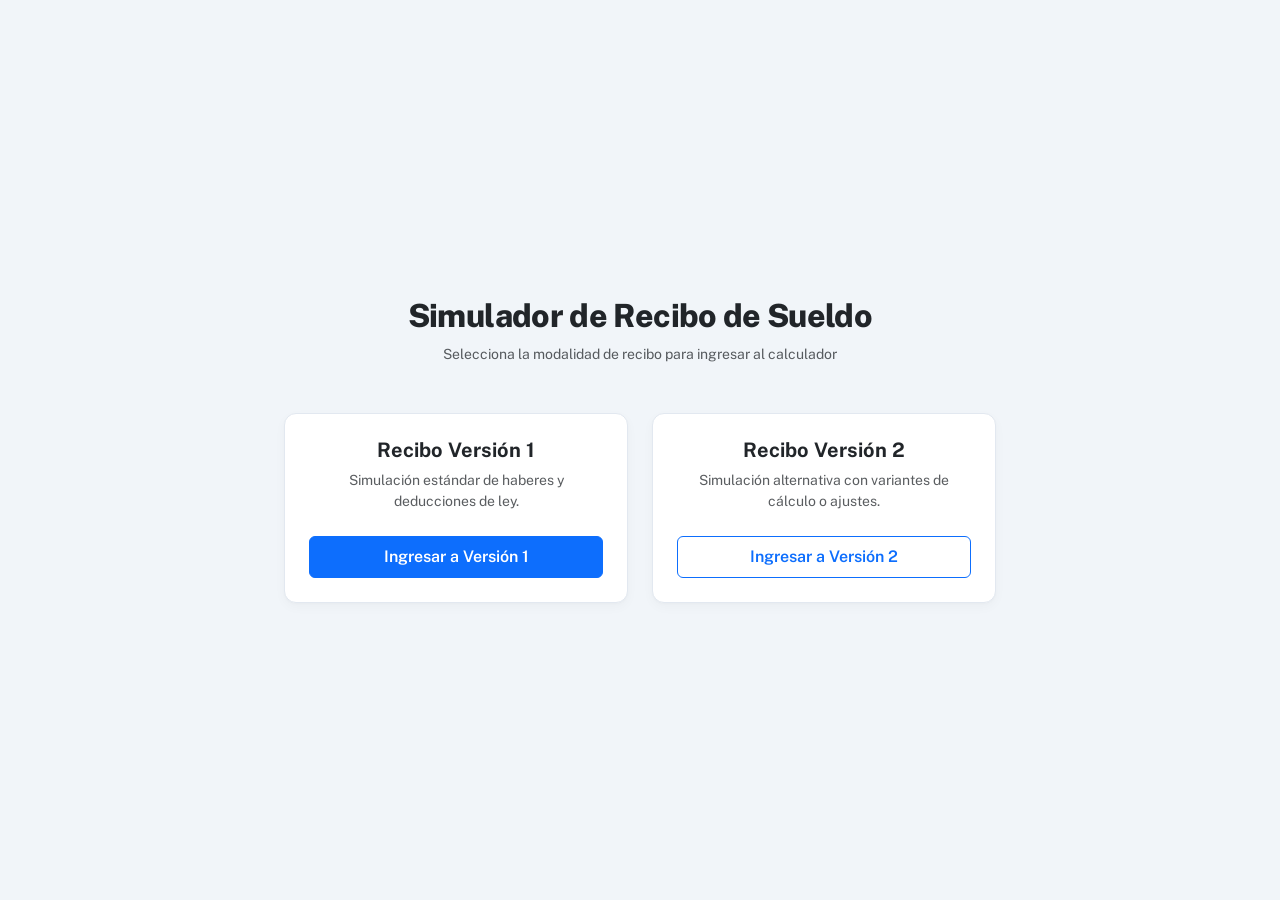
<file: index.html>
<!DOCTYPE html>
<html lang="es">
<head>
    <meta charset="UTF-8">
    <meta name="viewport" content="width=device-width, initial-scale=1.0">
    <title>Selección de Recibo - Farm Tec S.R.L.</title>
    <link rel="preconnect" href="https://fonts.googleapis.com">
    <link rel="preconnect" href="https://fonts.gstatic.com" crossorigin>
    <link href="https://fonts.googleapis.com/css2?family=Public+Sans:wght@400;500;600;700;800&family=JetBrains+Mono:wght@500;700&display=swap" rel="stylesheet">
    <link href="https://cdn.jsdelivr.net/npm/bootstrap@5.3.3/dist/css/bootstrap.min.css" rel="stylesheet">
    <link rel="stylesheet" href="css/styles.css">
</head>
<body class="bg-modern-flat min-vh-100 d-flex align-items-center py-5">

<div class="container-minimal-center">
    <header class="text-center mb-5">
        <h2 class="fw-extrabold text-dark tracking-tight">Simulador de Recibo de Sueldo</h2>
        <p class="text-muted small">Selecciona la modalidad de recibo para ingresar al calculador</p>
    </header>

    <div class="row g-4 justify-content-center">
        <!-- Botón Opción 1 -->
        <div class="col-md-6">
            <div class="card card-clean text-center p-4 h-100 d-flex flex-column justify-content-between">
                <div>
                    <h5 class="fw-bold text-dark mb-2">Recibo Versión 1</h5>
                    <p class="text-muted small mb-4">Simulación estándar de haberes y deducciones de ley.</p>
                </div>
                <a href="Recibo 1.html" class="btn btn-primary w-100 py-2 fw-semibold">Ingresar a Versión 1</a>
            </div>
        </div>

        <!-- Botón Opción 2 -->
        <div class="col-md-6">
            <div class="card card-clean text-center p-4 h-100 d-flex flex-column justify-content-between">
                <div>
                    <h5 class="fw-bold text-dark mb-2">Recibo Versión 2</h5>
                    <p class="text-muted small mb-4">Simulación alternativa con variantes de cálculo o ajustes.</p>
                </div>
                <a href="Recibo 2.html" class="btn btn-outline-primary w-100 py-2 fw-semibold">Ingresar a Versión 2</a>
            </div>
        </div>
    </div>
</div>

<script src="https://cdn.jsdelivr.net/npm/bootstrap@5.3.3/dist/js/bootstrap.bundle.min.js"></script>
</body>
</html>
</file>
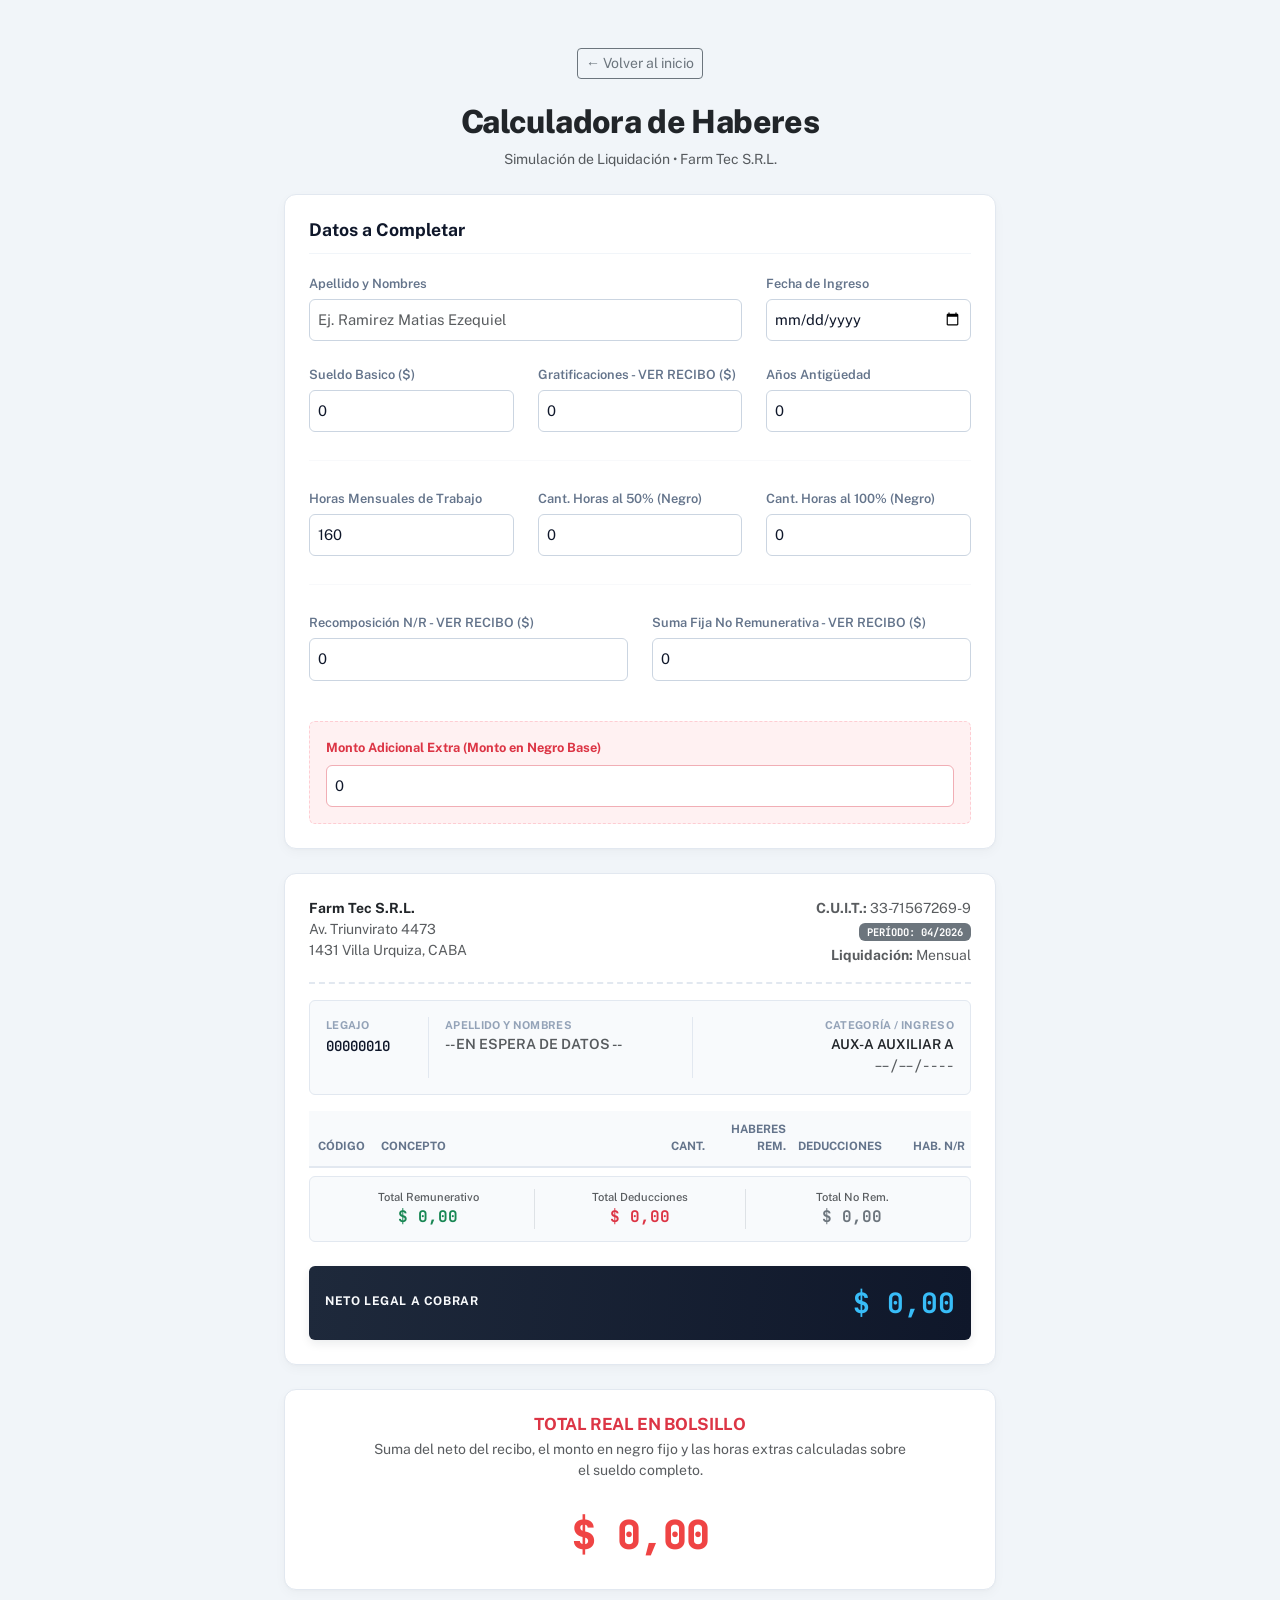
<file: Recibo 1.html>
<!DOCTYPE html>
<html lang="es">
<head>
    <meta charset="UTF-8">
    <meta name="viewport" content="width=device-width, initial-scale=1.0">
    <title>Simulador de Recibo de Sueldo - Empleados de Comercio</title>
    <link rel="preconnect" href="https://fonts.googleapis.com">
    <link rel="preconnect" href="https://fonts.gstatic.com" crossorigin>
    <link href="https://fonts.googleapis.com/css2?family=Public+Sans:wght@400;500;600;700;800&family=JetBrains+Mono:wght@500;700&display=swap" rel="stylesheet">
    <link href="https://cdn.jsdelivr.net/npm/bootstrap@5.3.3/dist/css/bootstrap.min.css" rel="stylesheet">
    <link rel="stylesheet" href="css/styles.css">
</head>
<body class="bg-modern-flat py-5">

<div class="container-minimal-center">
    
    <header class="text-center mb-4">
        <a href="index.html" class="btn btn-sm btn-outline-secondary  mb-4">← Volver al inicio</a>
        <h2 class="fw-extrabold text-dark tracking-tight">Calculadora de Haberes</h2>
        <p class="text-muted small">Simulación de Liquidación • Farm Tec S.R.L.</p>
    </header>
    
    <div class="card card-clean p-4 mb-4">
        <h5 class="card-title-clean mb-4">Datos a Completar</h5>
        <div class="row g-4">
            <div class="col-md-8">
                <label for="inEmpleadoNombre" class="label-clean">Apellido y Nombres</label>
                <input type="text" id="inEmpleadoNombre" class="form-control input-clean" placeholder="Ej. Ramirez Matias Ezequiel" oninput="actualizarDatosEmpleado()">
            </div>
            <div class="col-md-4">
                <label class="label-clean">Fecha de Ingreso</label>
                <input type="date" id="inEmpleadoIngreso" class="form-control input-clean" onchange="actualizarDatosEmpleado()">
            </div>
            <div class="col-md-4">
                <label class="label-clean">Sueldo Basico ($)</label>
                <input type="number" id="inSueldo" class="form-control input-clean" value="0" step="0.01" oninput="calcularRecibo()">
            </div>
            <div class="col-md-4">
                <label class="label-clean">Gratificaciones - VER RECIBO ($)</label>
                <input type="number" id="inGratificacion" class="form-control input-clean" value="0" step="0.01" oninput="calcularRecibo()">
            </div>
            <div class="col-md-4">
                <label class="label-clean">Años Antigüedad</label>
                <input type="number" id="inAntiguedadAnios" class="form-control input-clean" value="0" min="0" oninput="calcularRecibo()">
            </div>

            <div class="col-12"><hr class="my-1" style="border-color: #e2e8f0;"></div>
            <div class="col-md-4">
                <label class="label-clean">Horas Mensuales de Trabajo</label>
                <input type="number" id="inHsTrabajo" class="form-control input-clean" value="160" min="1" oninput="calcularRecibo()">
            </div>
            <div class="col-md-4">
                <label class="label-clean">Cant. Horas al 50% (Negro)</label>
                <input type="number" id="inCant50" class="form-control input-clean" value="0" min="0" step="0.5" oninput="calcularRecibo()">
            </div>
            <div class="col-md-4">
                <label class="label-clean">Cant. Horas al 100% (Negro)</label>
                <input type="number" id="inCant100" class="form-control input-clean" value="0" min="0" step="0.5" oninput="calcularRecibo()">
            </div>
            <div class="col-12"><hr class="my-1" style="border-color: #e2e8f0;"></div>

            <div class="col-md-6">
                <label class="label-clean">Recomposición N/R - VER RECIBO ($)</label>
                <input type="number" id="inRecomposicion" class="form-control input-clean" value="0" step="0.01" oninput="calcularRecibo()">
            </div>
            <div class="col-md-6">
                <label class="label-clean">Suma Fija No Remunerativa  - VER RECIBO ($)</label>
                <input type="number" id="inSumaFija" class="form-control input-clean" value="0" step="0.01" oninput="calcularRecibo()">
            </div>
            <div class="col-12 pt-2">
                <div class="adicional-box p-3 rounded">
                    <label class="label-clean text-danger fw-bold mb-2">Monto Adicional Extra (Monto en Negro Base)</label>
                    <input type="number" id="inMontoAdicional" class="form-control input-clean border-danger-subtle" value="0" step="0.01" oninput="calcularRecibo()">
                </div>
            </div>
        </div>
    </div>

    <div class="card receipt-box p-4 mb-4">
        <div class="receipt-top pb-3 mb-3">
            <div class="row g-2 small text-muted">
                <div class="col-6">
                    <span class="d-block text-dark fw-bold">Farm Tec S.R.L.</span>
                    <span class="d-block">Av. Triunvirato 4473</span>
                    <span class="d-block">1431 Villa Urquiza, CABA</span>
                </div>
                <div class="col-6 text-end">
                    <span class="d-block"><strong>C.U.I.T.:</strong> 33-71567269-9</span>
                    <span class="badge bg-secondary text-white font-mono my-1 px-2 py-1">PERÍODO: 04/2026</span>
                    <span class="d-block"><strong>Liquidación:</strong> Mensual</span>
                </div>
            </div>
        </div>

        <div class="employee-info-row p-3 mb-3 rounded">
            <div class="row text-center text-sm-start g-2">
                <div class="col-sm-2">
                    <span class="info-lbl">Legajo</span>
                    <span class="info-val font-mono">00000010</span>
                </div>
                <div class="col-sm-5 border-sm-center">
                    <span class="info-lbl">Apellido y Nombres</span>
                    <span class="info-val text-uppercase text-dark text-truncate d-block" id="lblEmpleadoNombre">-- EN ESPERA DE DATOS --</span>
                </div>
                <div class="col-sm-5 text-sm-end">
                    <span class="info-lbl">Categoría / Ingreso</span>
                    <span class="info-val d-block text-dark" style="font-size: 0.85rem;">AUX-A AUXILIAR A</span>
                    <span class="font-mono text-muted small" id="lblEmpleadoIngreso">--/--/----</span>
                </div>
            </div>
        </div>

        <div class="table-responsive">
            <table class="table table-flat align-middle">
                <thead>
                    <tr>
                        <th class="text-center" style="width: 10%;">Código</th>
                        <th style="width: 45%;">Concepto</th>
                        <th class="text-center" style="width: 10%;">Cant.</th>
                        <th class="text-end" style="width: 11%;">Haberes Rem.</th>
                        <th class="text-end" style="width: 11%;">Deducciones</th>
                        <th class="text-end" style="width: 13%;">Hab. N/R</th>
                    </tr>
                </thead>
                <tbody id="tbodyConceptos">
                </tbody>
            </table>
        </div>

        <div class="totals-row row g-0 text-center rounded mt-2">
            <div class="col-4">
                <small class="d-block text-muted style-lbl">Total Remunerativo</small>
                <span id="totHaberes" class="font-mono fw-bold text-success">$ 0,00</span>
            </div>
            <div class="col-4 border-start border-end">
                <small class="d-block text-muted style-lbl">Total Deducciones</small>
                <span id="totDeducc" class="font-mono fw-bold text-danger">$ 0,00</span>
            </div>
            <div class="col-4">
                <small class="d-block text-muted style-lbl">Total No Rem.</small>
                <span id="totNR" class="font-mono fw-bold text-secondary">$ 0,00</span>
            </div>
        </div>

        <div class="neto-banner-fixed mt-4 p-3 rounded">
            <div class="row align-items-center">
                <div class="col-sm-7 text-center text-sm-start">
                    <span class="neto-lbl">NETO LEGAL A COBRAR</span>
                    <div id="netoLetras" class="neto-txt-letras small italic"></div>
                </div>
                <div class="col-sm-5 text-center text-sm-end mt-2 mt-sm-0">
                    <span id="netoRecibo" class="neto-val-display font-mono">$ 0,00</span>
                </div>
            </div>
        </div>
    </div>

    <div class="card pocket-box-clean p-4 text-center">
        <h5 class="text-danger fw-bold mb-1 tracking-tight" style="font-size: 1.05rem;">TOTAL REAL EN BOLSILLO</h5>
        <p class="text-muted small mx-auto mb-2" style="max-width: 540px;">
            Suma del neto del recibo, el monto en negro fijo y las horas extras calculadas sobre el sueldo completo.
        </p>
        <div id="lblCalculoHsExtras" class="text-muted small mb-3 lh-base"></div>
        <div class="font-mono final-pocket-value" id="totalBolsillo">$ 0,00</div>
    </div>

</div>

<script src="js/script_v1.js"></script>
<script src="https://cdn.jsdelivr.net/npm/bootstrap@5.3.3/dist/js/bootstrap.bundle.min.js"></script>
</body>
</html>
</file>
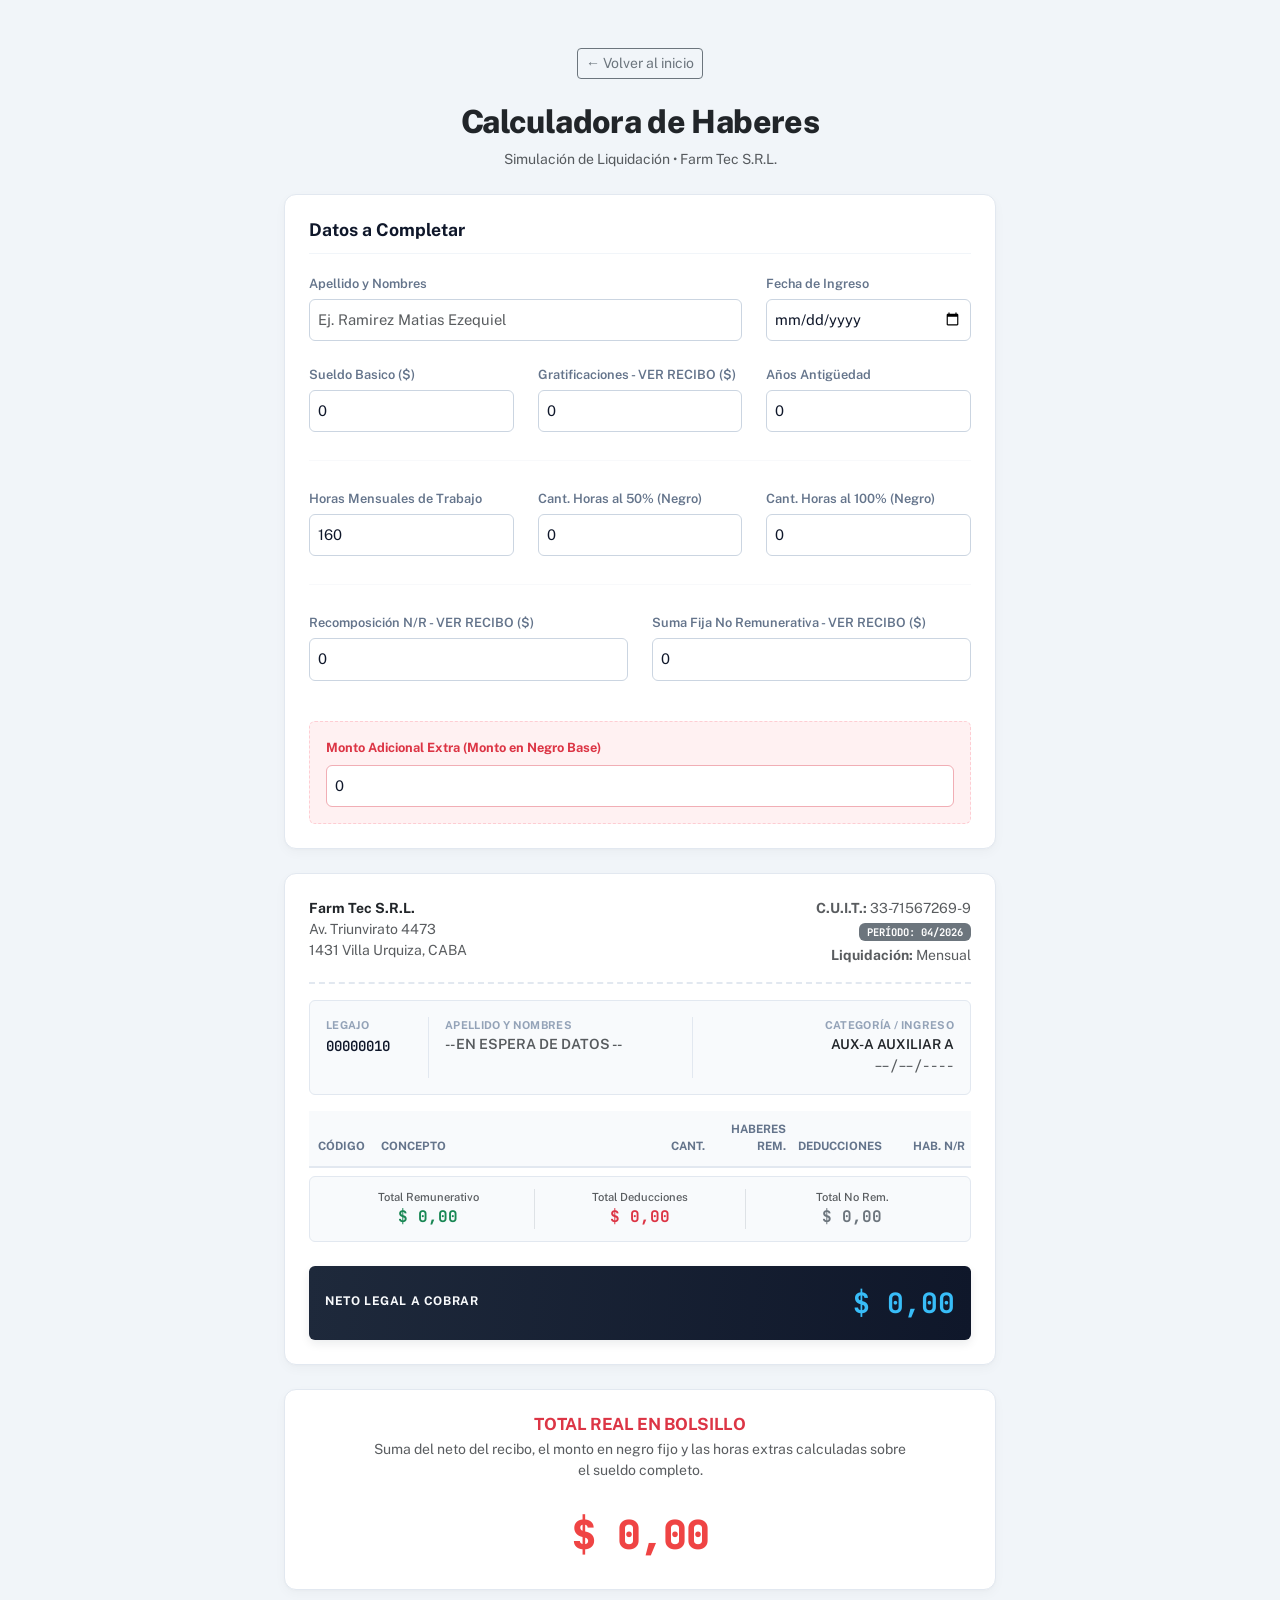
<file: Recibo 2.html>
<!DOCTYPE html>
<html lang="es">
<head>
    <meta charset="UTF-8">
    <meta name="viewport" content="width=device-width, initial-scale=1.0">
    <title>Simulador de Recibo de Sueldo - Empleados de Comercio</title>
    <link rel="preconnect" href="https://fonts.googleapis.com">
    <link rel="preconnect" href="https://fonts.gstatic.com" crossorigin>
    <link href="https://fonts.googleapis.com/css2?family=Public+Sans:wght@400;500;600;700;800&family=JetBrains+Mono:wght@500;700&display=swap" rel="stylesheet">
    <link href="https://cdn.jsdelivr.net/npm/bootstrap@5.3.3/dist/css/bootstrap.min.css" rel="stylesheet">
    <link rel="stylesheet" href="css/styles.css">
</head>
<body class="bg-modern-flat py-5">

<div class="container-minimal-center">
    
    <header class="text-center mb-4">
        <a href="index.html" class="btn btn-sm btn-outline-secondary  mb-4">← Volver al inicio</a>
        <h2 class="fw-extrabold text-dark tracking-tight">Calculadora de Haberes</h2>
        <p class="text-muted small">Simulación de Liquidación • Farm Tec S.R.L.</p>
    </header>
    
    <div class="card card-clean p-4 mb-4">
        <h5 class="card-title-clean mb-4">Datos a Completar</h5>
        <div class="row g-4">
            <div class="col-md-8">
                <label for="inEmpleadoNombre" class="label-clean">Apellido y Nombres</label>
                <input type="text" id="inEmpleadoNombre" class="form-control input-clean" placeholder="Ej. Ramirez Matias Ezequiel" oninput="actualizarDatosEmpleado()">
            </div>
            <div class="col-md-4">
                <label class="label-clean">Fecha de Ingreso</label>
                <input type="date" id="inEmpleadoIngreso" class="form-control input-clean" onchange="actualizarDatosEmpleado()">
            </div>
            <div class="col-md-4">
                <label class="label-clean">Sueldo Basico ($)</label>
                <input type="number" id="inSueldo" class="form-control input-clean" value="0" step="0.01" oninput="calcularRecibo()">
            </div>
            <div class="col-md-4">
                <label class="label-clean">Gratificaciones - VER RECIBO ($)</label>
                <input type="number" id="inGratificacion" class="form-control input-clean" value="0" step="0.01" oninput="calcularRecibo()">
            </div>
            <div class="col-md-4">
                <label class="label-clean">Años Antigüedad</label>
                <input type="number" id="inAntiguedadAnios" class="form-control input-clean" value="0" min="0" oninput="calcularRecibo()">
            </div>

            <div class="col-12"><hr class="my-1" style="border-color: #e2e8f0;"></div>
            <div class="col-md-4">
                <label class="label-clean">Horas Mensuales de Trabajo</label>
                <input type="number" id="inHsTrabajo" class="form-control input-clean" value="160" min="1" oninput="calcularRecibo()">
            </div>
            <div class="col-md-4">
                <label class="label-clean">Cant. Horas al 50% (Negro)</label>
                <input type="number" id="inCant50" class="form-control input-clean" value="0" min="0" step="0.5" oninput="calcularRecibo()">
            </div>
            <div class="col-md-4">
                <label class="label-clean">Cant. Horas al 100% (Negro)</label>
                <input type="number" id="inCant100" class="form-control input-clean" value="0" min="0" step="0.5" oninput="calcularRecibo()">
            </div>
            <div class="col-12"><hr class="my-1" style="border-color: #e2e8f0;"></div>

            <div class="col-md-6">
                <label class="label-clean">Recomposición N/R - VER RECIBO ($)</label>
                <input type="number" id="inRecomposicion" class="form-control input-clean" value="0" step="0.01" oninput="calcularRecibo()">
            </div>
            <div class="col-md-6">
                <label class="label-clean">Suma Fija No Remunerativa  - VER RECIBO ($)</label>
                <input type="number" id="inSumaFija" class="form-control input-clean" value="0" step="0.01" oninput="calcularRecibo()">
            </div>
            <div class="col-12 pt-2">
                <div class="adicional-box p-3 rounded">
                    <label class="label-clean text-danger fw-bold mb-2">Monto Adicional Extra (Monto en Negro Base)</label>
                    <input type="number" id="inMontoAdicional" class="form-control input-clean border-danger-subtle" value="0" step="0.01" oninput="calcularRecibo()">
                </div>
            </div>
        </div>
    </div>

    <div class="card receipt-box p-4 mb-4">
        <div class="receipt-top pb-3 mb-3">
            <div class="row g-2 small text-muted">
                <div class="col-6">
                    <span class="d-block text-dark fw-bold">Farm Tec S.R.L.</span>
                    <span class="d-block">Av. Triunvirato 4473</span>
                    <span class="d-block">1431 Villa Urquiza, CABA</span>
                </div>
                <div class="col-6 text-end">
                    <span class="d-block"><strong>C.U.I.T.:</strong> 33-71567269-9</span>
                    <span class="badge bg-secondary text-white font-mono my-1 px-2 py-1">PERÍODO: 04/2026</span>
                    <span class="d-block"><strong>Liquidación:</strong> Mensual</span>
                </div>
            </div>
        </div>

        <div class="employee-info-row p-3 mb-3 rounded">
            <div class="row text-center text-sm-start g-2">
                <div class="col-sm-2">
                    <span class="info-lbl">Legajo</span>
                    <span class="info-val font-mono">00000010</span>
                </div>
                <div class="col-sm-5 border-sm-center">
                    <span class="info-lbl">Apellido y Nombres</span>
                    <span class="info-val text-uppercase text-dark text-truncate d-block" id="lblEmpleadoNombre">-- EN ESPERA DE DATOS --</span>
                </div>
                <div class="col-sm-5 text-sm-end">
                    <span class="info-lbl">Categoría / Ingreso</span>
                    <span class="info-val d-block text-dark" style="font-size: 0.85rem;">AUX-A AUXILIAR A</span>
                    <span class="font-mono text-muted small" id="lblEmpleadoIngreso">--/--/----</span>
                </div>
            </div>
        </div>

        <div class="table-responsive">
            <table class="table table-flat align-middle">
                <thead>
                    <tr>
                        <th class="text-center" style="width: 10%;">Código</th>
                        <th style="width: 45%;">Concepto</th>
                        <th class="text-center" style="width: 10%;">Cant.</th>
                        <th class="text-end" style="width: 11%;">Haberes Rem.</th>
                        <th class="text-end" style="width: 11%;">Deducciones</th>
                        <th class="text-end" style="width: 13%;">Hab. N/R</th>
                    </tr>
                </thead>
                <tbody id="tbodyConceptos">
                </tbody>
            </table>
        </div>

        <div class="totals-row row g-0 text-center rounded mt-2">
            <div class="col-4">
                <small class="d-block text-muted style-lbl">Total Remunerativo</small>
                <span id="totHaberes" class="font-mono fw-bold text-success">$ 0,00</span>
            </div>
            <div class="col-4 border-start border-end">
                <small class="d-block text-muted style-lbl">Total Deducciones</small>
                <span id="totDeducc" class="font-mono fw-bold text-danger">$ 0,00</span>
            </div>
            <div class="col-4">
                <small class="d-block text-muted style-lbl">Total No Rem.</small>
                <span id="totNR" class="font-mono fw-bold text-secondary">$ 0,00</span>
            </div>
        </div>

        <div class="neto-banner-fixed mt-4 p-3 rounded">
            <div class="row align-items-center">
                <div class="col-sm-7 text-center text-sm-start">
                    <span class="neto-lbl">NETO LEGAL A COBRAR</span>
                    <div id="netoLetras" class="neto-txt-letras small italic"></div>
                </div>
                <div class="col-sm-5 text-center text-sm-end mt-2 mt-sm-0">
                    <span id="netoRecibo" class="neto-val-display font-mono">$ 0,00</span>
                </div>
            </div>
        </div>
    </div>

    <div class="card pocket-box-clean p-4 text-center">
        <h5 class="text-danger fw-bold mb-1 tracking-tight" style="font-size: 1.05rem;">TOTAL REAL EN BOLSILLO</h5>
        <p class="text-muted small mx-auto mb-2" style="max-width: 540px;">
            Suma del neto del recibo, el monto en negro fijo y las horas extras calculadas sobre el sueldo completo.
        </p>
        <div id="lblCalculoHsExtras" class="text-muted small mb-3 lh-base"></div>
        <div class="font-mono final-pocket-value" id="totalBolsillo">$ 0,00</div>
    </div>

</div>

<script src="js/script_v2.js"></script>
<script src="https://cdn.jsdelivr.net/npm/bootstrap@5.3.3/dist/js/bootstrap.bundle.min.js"></script>
</body>
</html>
</file>
<file: css/styles.css>
body.bg-modern-flat {
    background-color: #f1f5f9;
    font-family: 'Public Sans', sans-serif;
    color: #334155;
    -webkit-font-smoothing: antialiased;
}

.font-mono {
    font-family: 'JetBrains Mono', monospace !important;
}

.fw-extrabold { font-weight: 800; }
.tracking-tight { letter-spacing: -0.02em; }

.container-minimal-center {
    max-width: 760px;
    width: 100%;
    margin: 0 auto;
    padding: 0 24px;
}

.card-clean, .receipt-box, .pocket-box-clean {
    background: #ffffff;
    border: 1px solid #e2e8f0;
    border-radius: 12px;
    box-shadow: 0 1px 3px rgba(0,0,0,0.02), 0 4px 12px rgba(0,0,0,0.03);
}

.card-clean {
    padding: 1.5rem !important; 
}

.card-title-clean {
    font-size: 1.1rem;
    font-weight: 700;
    color: #0f172a;
    border-bottom: 1px solid #f1f5f9;
    padding-bottom: 12px;
    margin-bottom: 20px !important;
}

.label-clean {
    font-size: 0.8rem;
    font-weight: 600;
    color: #64748b;
    margin-bottom: 6px;
    display: block;
}

.input-clean {
    border: 1px solid #cbd5e1;
    border-radius: 6px;
    padding: 9px 8px;
    font-size: 0.92rem;
    color: #0f172a;
    width: 100%;
}
.input-clean:focus {
    border-color: #6366f1;
    box-shadow: 0 0 0 3px rgba(99, 102, 241, 0.15);
    outline: none;
}

.adicional-box {
    background-color: #fff1f2;
    border: 1px dashed #fecdd3;
    margin-top: 8px;
}

.receipt-box {
    padding: 1.5rem !important;
}

.receipt-top {
    border-bottom: 2px dashed #e2e8f0;
    padding-bottom: 1rem;
}

.employee-info-row {
    background-color: #f8fafc;
    border: 1px solid #e2e8f0;
    padding: 12px;
}
.info-lbl {
    display: block;
    font-size: 0.68rem;
    font-weight: 700;
    color: #94a3b8;
    text-transform: uppercase;
    letter-spacing: 0.03em;
}
.info-val {
    font-weight: 600;
    color: #0f172a;
    font-size: 0.88rem;
}

@media (min-width: 576px) {
    .border-sm-center {
        border-left: 1px solid #e2e8f0;
        border-right: 1px solid #e2e8f0;
        padding-left: 16px !important;
        padding-right: 16px !important;
    }
}

.table-flat {
    margin-bottom: 0;
}
.table-flat thead th {
    font-size: 0.72rem;
    font-weight: 700;
    text-transform: uppercase;
    color: #64748b;
    background-color: #f8fafc;
    border-bottom: 2px solid #e2e8f0;
    padding: 10px 6px;
}
.table-flat tbody td {
    font-size: 0.85rem;
    padding: 10px 6px;
    color: #334155;
    border-bottom: 1px solid #f1f5f9;
}

.totals-row {
    background-color: #f8fafc;
    border: 1px solid #e2e8f0;
    padding: 12px;
}
.style-lbl {
    font-size: 0.7rem;
    font-weight: 500;
}

.neto-banner-fixed {
    background: linear-gradient(95deg, #1e293b, #0f172a);
    box-shadow: 0 4px 10px rgba(15, 23, 42, 0.08);
    border-radius: 12px;
    padding: 18px;
    margin-top: 1.5rem;
}
.neto-lbl {
    font-size: 0.75rem;
    font-weight: 700;
    letter-spacing: 0.05em;
    display: block;
    color: #f8fafc;
}
.neto-txt-letras {
    font-size: 0.78rem;
    font-style: italic;
    margin-top: 4px;
    color: #94a3b8;
}
.neto-val-display {
    font-size: 1.75rem;
    font-weight: 700;
    display: inline-block;
    color: #38bdf8;
}

.pocket-box-clean {
    padding: 1.5rem !important;
}
.final-pocket-value {
    font-size: 2.5rem;
    font-weight: 800;
    color: #ef4444;
    letter-spacing: -0.03em;
}
</file>
